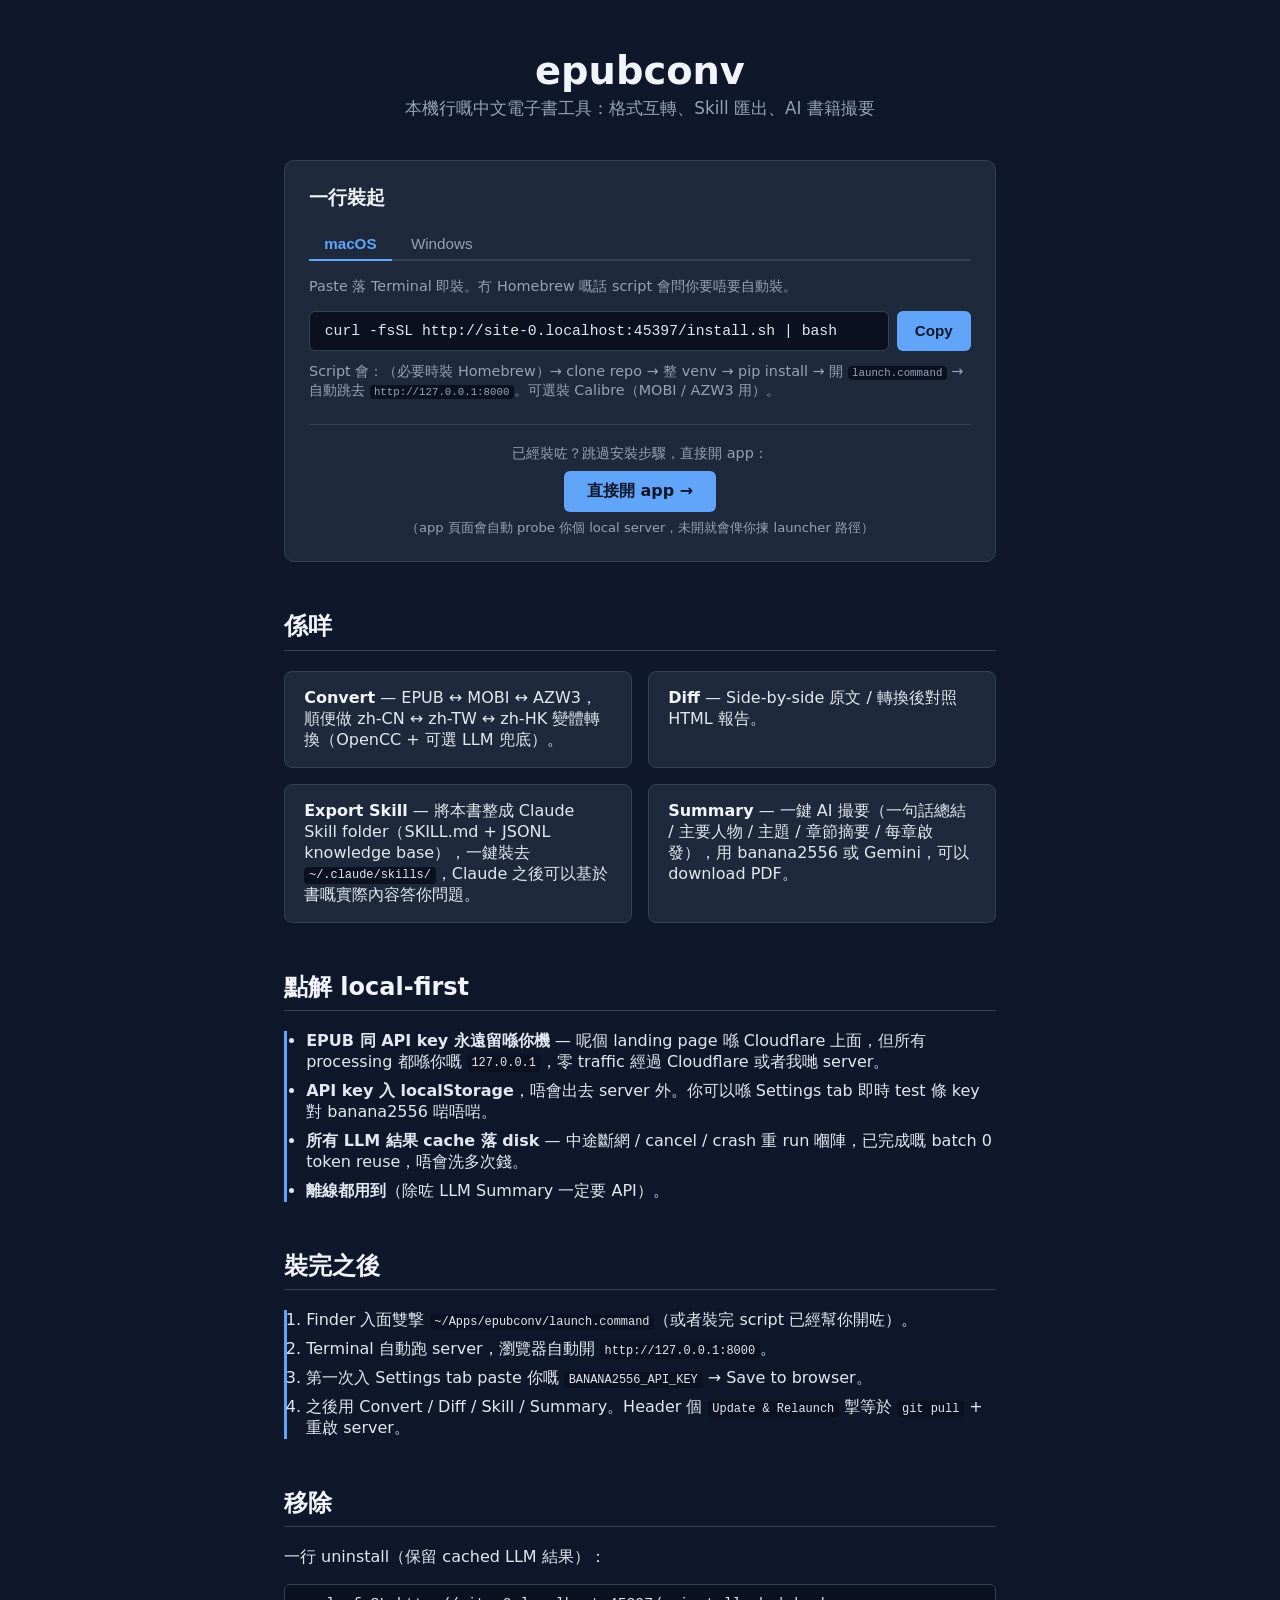
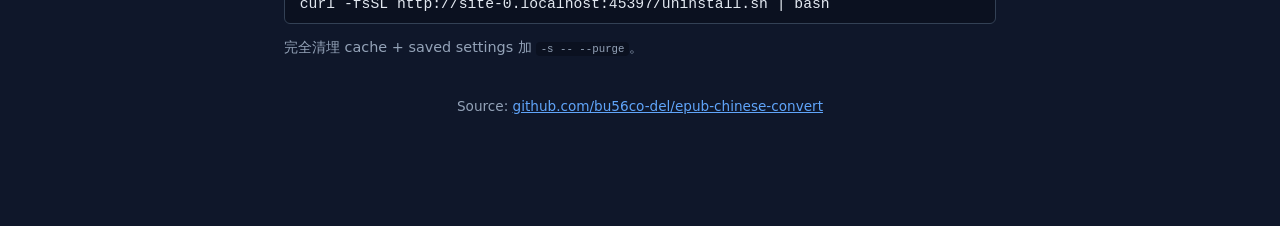
<file: pages/index.html>
<!DOCTYPE html>
<html lang="zh-Hant">
<head>
<meta charset="utf-8" />
<meta name="viewport" content="width=device-width, initial-scale=1" />
<title>epubconv — local-first 中文電子書工具</title>
<meta name="description" content="EPUB ↔ MOBI ↔ AZW3 中文變體轉換、Claude Skill 匯出、書籍 AI 撮要。所有 processing 留喺你部 Mac，API key 唔離開 browser。" />
<link rel="stylesheet" href="./style.css" />
</head>
<body>

<main>

<header>
  <h1>epubconv</h1>
  <p class="tagline">本機行嘅中文電子書工具：格式互轉、Skill 匯出、AI 書籍撮要</p>
</header>

<div id="backend-up" style="display:none;background:var(--bg-raised);border:1px solid var(--border);border-left:4px solid var(--ok);border-radius:8px;padding:1em 1.2em;margin-bottom:1.5em">
  <strong style="color:var(--text-strong)">本機 server 已開</strong>
  <span class="muted" id="backend-up-version"></span>
  <div style="margin-top:0.75em">
    <a href="./app.html" style="display:inline-block;background:var(--accent);color:#0f172a;font-weight:600;padding:0.6em 1.2em;border-radius:6px;text-decoration:none">
      開個 App →
    </a>
  </div>
</div>

<section class="cta">
  <h2 style="margin-top:0;border:0;padding:0;font-size:1.2em">一行裝起</h2>

  <div class="os-tabs" role="tablist">
    <button class="os-tab" data-os="mac" type="button" role="tab">macOS</button>
    <button class="os-tab" data-os="windows" type="button" role="tab">Windows</button>
  </div>

  <div class="os-panel" data-os="mac">
    <p class="muted">Paste 落 Terminal 即裝。冇 Homebrew 嘅話 script 會問你要唔要自動裝。</p>
    <div class="install-row">
      <code class="install-cmd" id="install-cmd-mac">curl -fsSL …/install.sh | bash</code>
      <button class="copy" data-target="install-cmd-mac" type="button">Copy</button>
    </div>
    <p class="muted" style="margin-top:0.75em">
      Script 會：（必要時裝 Homebrew）→ clone repo → 整 venv → pip install → 開 <code>launch.command</code> →
      自動跳去 <code>http://127.0.0.1:8000</code>。可選裝 Calibre（MOBI / AZW3 用）。
    </p>
  </div>

  <div class="os-panel" data-os="windows" style="display:none">
    <p class="muted">Paste 落 PowerShell 即裝。需要 Windows 10 1809+ / Windows 11（內建 winget）。</p>
    <div class="install-row">
      <code class="install-cmd" id="install-cmd-win">iwr -useb …/install.ps1 | iex</code>
      <button class="copy" data-target="install-cmd-win" type="button">Copy</button>
    </div>
    <p class="muted" style="margin-top:0.75em">
      Script 會：winget install Git + Python 3.11 → clone repo → 整 venv → pip install → 開
      <code>launch.bat</code> → 自動跳去 <code>http://127.0.0.1:8000</code>。
      可選裝 Calibre（MOBI / AZW3 用）。
    </p>
  </div>

  <div style="margin-top:1.5em;padding-top:1.2em;border-top:1px solid var(--border);text-align:center">
    <p class="muted" style="margin:0 0 0.6em">已經裝咗？跳過安裝步驟，直接開 app：</p>
    <a href="./app.html"
       style="display:inline-block;background:var(--accent);color:#0f172a;font-weight:600;padding:0.6em 1.4em;border-radius:6px;text-decoration:none;font-size:1em">
      直接開 app  →
    </a>
    <p class="muted" style="margin:0.6em 0 0;font-size:0.82em">
      （app 頁面會自動 probe 你個 local server，未開就會俾你揀 launcher 路徑）
    </p>
  </div>
</section>

<h2>係咩</h2>
<ul class="features">
  <li><strong>Convert</strong> — EPUB ↔ MOBI ↔ AZW3，順便做 zh-CN ↔ zh-TW ↔ zh-HK 變體轉換（OpenCC + 可選 LLM 兜底）。</li>
  <li><strong>Diff</strong> — Side-by-side 原文 / 轉換後對照 HTML 報告。</li>
  <li><strong>Export Skill</strong> — 將本書整成 Claude Skill folder（SKILL.md + JSONL knowledge base），一鍵裝去 <code>~/.claude/skills/</code>，Claude 之後可以基於書嘅實際內容答你問題。</li>
  <li><strong>Summary</strong> — 一鍵 AI 撮要（一句話總結 / 主要人物 / 主題 / 章節摘要 / 每章啟發），用 banana2556 或 Gemini，可以 download PDF。</li>
</ul>

<h2>點解 local-first</h2>
<ul class="steps">
  <li><strong>EPUB 同 API key 永遠留喺你機</strong> — 呢個 landing page 喺 Cloudflare 上面，但所有 processing 都喺你嘅 <code>127.0.0.1</code>，零 traffic 經過 Cloudflare 或者我哋 server。</li>
  <li><strong>API key 入 localStorage</strong>，唔會出去 server 外。你可以喺 Settings tab 即時 test 條 key 對 banana2556 啱唔啱。</li>
  <li><strong>所有 LLM 結果 cache 落 disk</strong> — 中途斷網 / cancel / crash 重 run 嗰陣，已完成嘅 batch 0 token reuse，唔會洗多次錢。</li>
  <li><strong>離線都用到</strong>（除咗 LLM Summary 一定要 API）。</li>
</ul>

<h2>裝完之後</h2>
<ol class="steps">
  <li>Finder 入面雙撃 <code>~/Apps/epubconv/launch.command</code>（或者裝完 script 已經幫你開咗）。</li>
  <li>Terminal 自動跑 server，瀏覽器自動開 <code>http://127.0.0.1:8000</code>。</li>
  <li>第一次入 Settings tab paste 你嘅 <code>BANANA2556_API_KEY</code> → Save to browser。</li>
  <li>之後用 Convert / Diff / Skill / Summary。Header 個 <code>Update &amp; Relaunch</code> 掣等於 <code>git pull</code> + 重啟 server。</li>
</ol>

<h2>移除</h2>
<p>一行 uninstall（保留 cached LLM 結果）：</p>
<div class="os-panel" data-os="mac">
  <code class="install-cmd" id="uninstall-cmd-mac" style="display:block;white-space:nowrap">curl -fsSL …/uninstall.sh | bash</code>
  <p class="muted">完全清埋 cache + saved settings 加 <code>-s -- --purge</code>。</p>
</div>
<div class="os-panel" data-os="windows" style="display:none">
  <p class="muted">Windows 暫時手動 — 喺 PowerShell 跑：</p>
  <code class="install-cmd" style="display:block;white-space:nowrap">Remove-Item -Recurse "$env:USERPROFILE\Apps\epubconv"</code>
  <p class="muted">完全清埋 cache 仲要加 <code>Remove-Item -Recurse "$env:USERPROFILE\.config\epubconv"</code>。</p>
</div>

<footer>
  <p>
    Source: <a href="https://github.com/bu56co-del/epub-chinese-convert" target="_blank">github.com/bu56co-del/epub-chinese-convert</a>
  </p>
</footer>

</main>

<script>
(function () {
  // Build install / uninstall commands relative to whichever origin served
  // this page so the same HTML works on *.pages.dev, a custom domain, or
  // a local preview.
  const origin = window.location.origin || "";
  const isHttp = origin && !origin.startsWith("file:");

  if (isHttp) {
    document.getElementById("install-cmd-mac").textContent =
      `curl -fsSL ${origin}/install.sh | bash`;
    document.getElementById("install-cmd-win").textContent =
      `iwr -useb ${origin}/install.ps1 | iex`;
    document.getElementById("uninstall-cmd-mac").textContent =
      `curl -fsSL ${origin}/uninstall.sh | bash`;
  }

  // -------- OS tabs --------
  function showOS(os) {
    document.querySelectorAll(".os-tab").forEach(b => {
      b.classList.toggle("active", b.dataset.os === os);
    });
    document.querySelectorAll(".os-panel").forEach(p => {
      p.style.display = (p.dataset.os === os) ? "block" : "none";
    });
    try { localStorage.setItem("epubconv:landing-os", os); } catch (e) {}
  }

  document.querySelectorAll(".os-tab").forEach(btn => {
    btn.addEventListener("click", () => showOS(btn.dataset.os));
  });

  // Default tab: saved choice → user-agent guess → mac.
  let defaultOS = "mac";
  try {
    const saved = localStorage.getItem("epubconv:landing-os");
    if (saved === "mac" || saved === "windows") defaultOS = saved;
    else if (/Windows/i.test(navigator.userAgent)) defaultOS = "windows";
  } catch (e) { /* private mode */ }
  showOS(defaultOS);

  // -------- Backend probe — show "Open App" if local server is up --------
  (async () => {
    try {
      const r = await fetch("http://127.0.0.1:8000/healthz", {
        cache: "no-store",
        signal: AbortSignal.timeout(2500),
      });
      if (r.ok) {
        const data = await r.json();
        document.getElementById("backend-up").style.display = "block";
        document.getElementById("backend-up-version").textContent =
          data.version ? ` (${data.version})` : "";
      }
    } catch (e) { /* backend not running — keep install instructions */ }
  })();

  // -------- Copy buttons --------
  document.querySelectorAll("button.copy").forEach(btn => {
    btn.addEventListener("click", async () => {
      const targetId = btn.dataset.target;
      const el = document.getElementById(targetId);
      if (!el) return;
      try {
        await navigator.clipboard.writeText(el.textContent.trim());
        btn.textContent = "Copied!";
        btn.classList.add("copied");
        setTimeout(() => {
          btn.textContent = "Copy";
          btn.classList.remove("copied");
        }, 1800);
      } catch (e) {
        btn.textContent = "Copy failed";
      }
    });
  });
})();
</script>

</body>
</html>
</file>
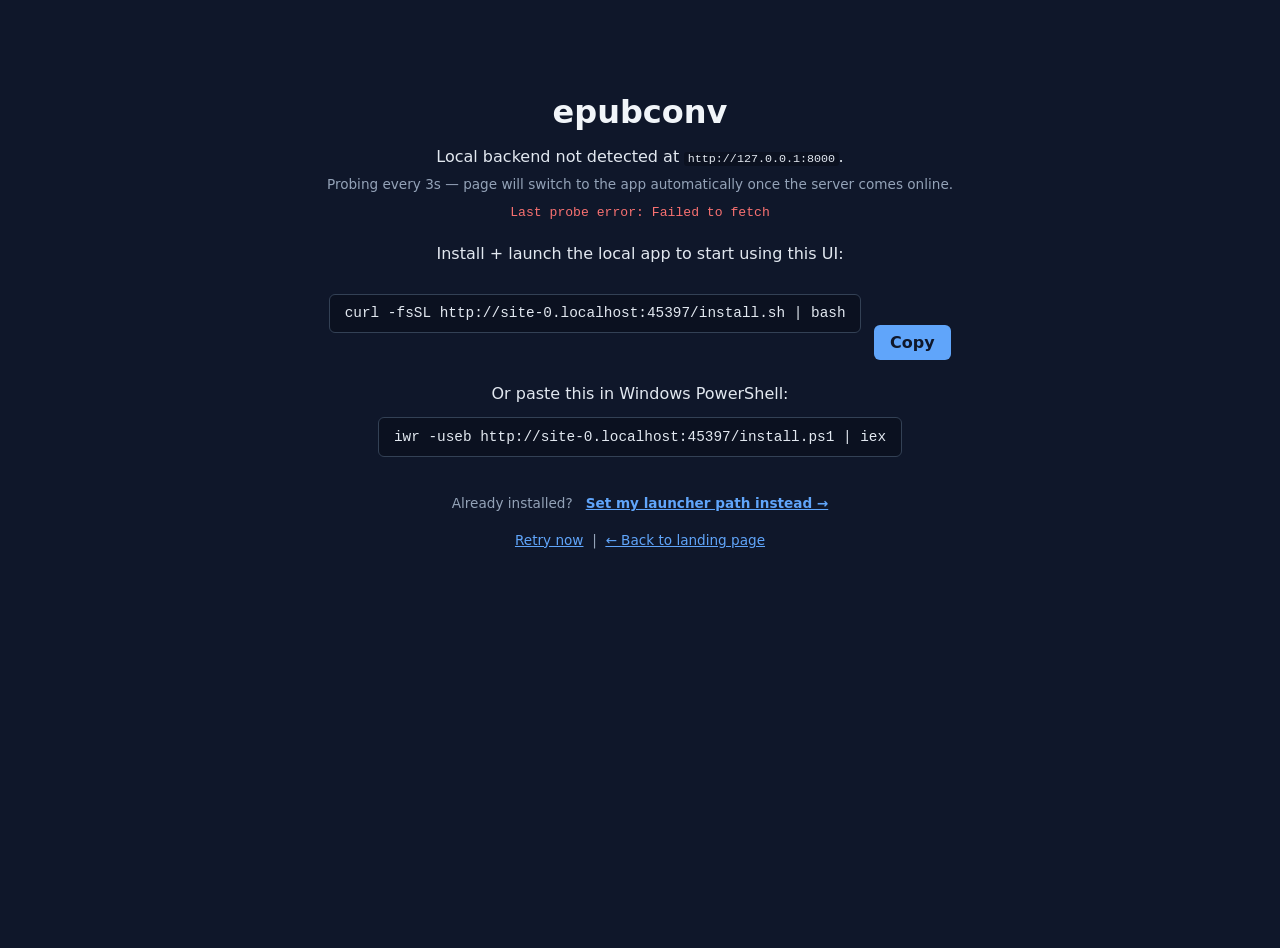
<file: pages/app.html>
<!DOCTYPE html>
<html lang="en">
<head>
<meta charset="utf-8"/>
<title>epubconv (web)</title>
<style>
  :root {
    --bg: #0f172a;
    --bg-raised: #1e293b;
    --bg-hover: #334155;
    --border: #334155;
    --text: #e2e8f0;
    --text-muted: #94a3b8;
    --text-strong: #f1f5f9;
    --accent: #60a5fa;
    --accent-hover: #93c5fd;
    --ok: #34d399;
    --error: #f87171;
    --code-bg: #0b1120;
  }
  * { box-sizing: border-box; }
  html, body { background: var(--bg); color: var(--text); }
  body { font-family: -apple-system, system-ui, sans-serif; max-width: 720px; margin: 1.5em auto; padding: 0 1em; }
  a { color: var(--accent); }
  h1, h2, h3 { color: var(--text-strong); }
  h1 { margin-bottom: 0.2em; }
  code { background: var(--code-bg); padding: 0 0.3em; border-radius: 3px; font-size: 0.9em; }
  header { display: flex; align-items: baseline; justify-content: space-between; margin-bottom: 0.5em; }
  .tabs { display: flex; flex-wrap: wrap; gap: 0.25em; border-bottom: 2px solid var(--border); margin-bottom: 1em; }
  .tab { background: none; border: 0; padding: 0.5em 1em; cursor: pointer; color: var(--text-muted); border-bottom: 2px solid transparent; margin-bottom: -2px; font-size: 0.95em; }
  .tab:hover { color: var(--accent-hover); }
  .tab.active { color: var(--accent); border-bottom-color: var(--accent); font-weight: 600; }
  .panel { display: none; }
  .panel.active { display: block; }
  form { display: grid; gap: 0.75em; padding: 1em; background: var(--bg-raised); border: 1px solid var(--border); border-radius: 8px; }
  label { display: grid; gap: 0.25em; font-size: 0.9em; color: var(--text-muted); }
  input[type=file], input[type=text], input[type=password], input[type=number], select, button, textarea {
    padding: 0.5em; font-size: 1em; font-family: inherit; border-radius: 6px;
  }
  input[type=text], input[type=password], input[type=number], select, textarea {
    background: var(--bg); color: var(--text); border: 1px solid var(--border);
  }
  input:focus, select:focus, textarea:focus {
    outline: none; border-color: var(--accent);
  }
  input[type=file] { color: var(--text); }
  input[type=file]::file-selector-button {
    background: var(--bg-hover); color: var(--text); border: 1px solid var(--border);
    border-radius: 4px; padding: 0.3em 0.7em; cursor: pointer; margin-right: 0.5em;
  }
  button { background: var(--accent); color: #0f172a; font-weight: 600; border: 0; cursor: pointer; }
  button:hover { background: var(--accent-hover); }
  button:disabled { background: var(--bg-hover); color: var(--text-muted); cursor: not-allowed; }
  button.secondary { background: var(--bg-hover); color: var(--text); border: 1px solid var(--border); font-weight: 400; }
  button.secondary:hover { background: var(--border); color: var(--text-strong); }
  .row { display: grid; grid-template-columns: 1fr 1fr; gap: 0.75em; }
  .muted { color: var(--text-muted); font-size: 0.85em; }
  pre.result { white-space: pre-wrap; background: var(--code-bg); color: var(--text); padding: 0.75em; border-radius: 6px; max-height: 24em; overflow-y: auto; border: 1px solid var(--border); }
  .summary-md { background: var(--bg); color: var(--text); padding: 1em; border-radius: 6px; line-height: 1.6; border: 1px solid var(--border); }
  .summary-md h2, .summary-md h3 { color: var(--text-strong); margin-top: 1em; }
  .summary-md code { background: var(--code-bg); }
  .key-status { font-family: monospace; }
  .ok { color: var(--ok); }
  .missing { color: var(--error); }
  #update-status { font-size: 0.85em; color: var(--text-muted); }
  ::selection { background: var(--accent); color: #0f172a; }
  progress { -webkit-appearance: none; appearance: none; border: 0; }
  progress::-webkit-progress-bar { background: var(--bg); border-radius: 4px; }
  progress::-webkit-progress-value { background: var(--accent); border-radius: 4px; transition: width 0.2s; }
  progress::-moz-progress-bar { background: var(--accent); border-radius: 4px; }
  .summary-header { margin-top: 1.5em; padding-bottom: 0.5em; border-bottom: 1px solid var(--border); }
  .summary-header h2 { margin: 0; color: var(--text-strong); }
  .summary-header .creator { color: var(--text-muted); font-size: 0.9em; margin-top: 0.25em; }
  .print-only { display: none; }
  @media print {
    /* Hide everything except the print container, then unhide it. */
    body > * { display: none !important; }
    body > #print-container { display: block !important; }
    #print-container { color: #000; background: #fff; padding: 0; max-width: 100%; }
    #print-container h1, #print-container h2, #print-container h3 { color: #000; }
    #print-container .creator { color: #555; font-size: 0.95em; margin-bottom: 1em; }
    #print-container .summary-md { background: transparent; border: 0; padding: 0; }
    #print-container code { background: #f0f0f0; }
  }
</style>

<style>
  .install-overlay {
    background: var(--bg);
    color: var(--text);
    min-height: 100vh;
    padding: 3em 1.5em;
    text-align: center;
  }
  .install-overlay h1 { color: var(--text-strong); margin-bottom: 0.3em; }
  .install-overlay .install-cmd {
    display: inline-block;
    background: var(--code-bg);
    color: var(--text);
    border: 1px solid var(--border);
    border-radius: 6px;
    padding: 0.75em 1em;
    font-family: ui-monospace, SFMono-Regular, monospace;
    font-size: 0.9em;
    margin: 1em 0;
    text-align: left;
    overflow-x: auto;
    max-width: 100%;
  }
  .install-overlay .copy {
    background: var(--accent);
    color: #0f172a;
    border: 0;
    border-radius: 6px;
    padding: 0.5em 1em;
    cursor: pointer;
    font-weight: 600;
    margin-left: 0.5em;
  }
  .install-overlay .copy.copied { background: var(--ok); }
  #app-shell { display: none; }
  .app-banner {
    background: var(--bg-raised);
    border: 1px solid var(--border);
    border-radius: 6px;
    padding: 0.5em 0.8em;
    margin-bottom: 1em;
    font-size: 0.85em;
    color: var(--text-muted);
  }
  .app-banner.warn { border-color: #f87171; color: #fca5a5; }
</style>

</head>
<body>

<div id="install-overlay" class="install-overlay" style="display:none">
  <h1>epubconv</h1>
  <p>Local backend not detected at <code id="probe-target">http://127.0.0.1:8000</code>.</p>
  <p class="muted" style="margin-top:-0.5em">
    Probing every 3s — page will switch to the app automatically once the
    server comes online.
  </p>
  <p class="muted" id="probe-error-line" style="margin-top:0.3em;display:none;font-family:ui-monospace,monospace;font-size:0.82em;color:var(--error)">
    Last probe error: <span id="probe-error-detail"></span>
  </p>

  <!-- First-time users: show the install command. -->
  <div class="overlay-not-installed">
    <p style="margin-top:1.5em">Install + launch the local app to start using this UI:</p>
    <div>
      <span class="install-cmd" id="install-cmd-text">curl -fsSL https://epub-chinese-convert.pages.dev/install.sh | bash</span>
      <button type="button" class="copy" id="install-copy">Copy</button>
    </div>
    <p style="margin-top:1.5em">
      Or paste this in Windows PowerShell:<br>
      <span class="install-cmd" id="install-cmd-win">iwr -useb https://epub-chinese-convert.pages.dev/install.ps1 | iex</span>
    </p>
    <p style="margin-top:1.5em" class="muted">
      Already installed? &nbsp;
      <button type="button" id="mark-installed"
              style="background:none;border:0;color:var(--accent);cursor:pointer;padding:0;font-size:inherit;text-decoration:underline">
        Set my launcher path instead →
      </button>
    </p>
  </div>

  <!-- Returning users: their server was up before, just needs to be re-started. -->
  <div class="overlay-not-running" style="display:none">
    <p style="margin-top:1.5em">Your local server isn't running.</p>

    <div style="background:var(--bg-raised);border:1px solid var(--border);border-radius:8px;padding:1em;margin-top:1em;text-align:left">
      <label style="display:block;font-weight:600;color:var(--text-strong);margin-bottom:0.4em">
        Your launcher path
      </label>
      <div style="display:flex;gap:0.5em;align-items:stretch">
        <input type="text" id="launch-path-input"
               placeholder="/Users/yakafung/Apps/epubconv/launch.command"
               style="flex:1;padding:0.6em;background:var(--code-bg);color:var(--text);border:1px solid var(--border);border-radius:6px;font-family:ui-monospace,monospace;font-size:0.9em">
        <button type="button" id="launch-path-pick"
                style="background:var(--bg-hover);color:var(--text);border:1px solid var(--border);border-radius:6px;padding:0 1em;cursor:pointer">
          Pick…
        </button>
        <button type="button" id="save-launch-path"
                style="background:var(--accent);color:#0f172a;border:0;border-radius:6px;padding:0 1.2em;cursor:pointer;font-weight:600">
          Save
        </button>
      </div>
      <input type="file" id="launch-path-file" accept=".command,.bat,.sh"
             style="display:none">
      <p class="muted" style="margin-top:0.5em;font-size:0.82em">
        Tip: drag <code>launch.command</code> from Finder onto Terminal to print
        its full path, then paste here. (Browsers won't let "Pick" auto-fill
        the absolute path for security — Pick only confirms the file exists.)
      </p>
    </div>

    <div id="launch-cmd-block" style="margin-top:1em;display:none">
      <div style="background:var(--bg-raised);border:1px solid var(--accent);border-radius:8px;padding:1em">
        <p style="margin:0 0 0.4em;font-weight:600;color:var(--text-strong);font-size:1em">
          Next step → Open Terminal and run this
          <span class="muted" style="font-weight:400;font-size:0.85em">(saving only stores the path; the browser can't launch your file)</span>
        </p>
        <div>
          <span class="install-cmd" id="launch-cmd"></span>
          <button type="button" class="copy" id="launch-copy">Copy</button>
        </div>
        <p class="muted" style="margin:0.6em 0 0">
          Or just double-click <code id="launch-cmd-filename"></code> in Finder.
        </p>
      </div>
    </div>
    <p style="margin-top:1.5em" class="muted">
      Haven't actually installed yet? &nbsp;
      <button type="button" id="mark-not-installed"
              style="background:none;border:0;color:var(--accent);cursor:pointer;padding:0;font-size:inherit;text-decoration:underline">
        Show me the install command →
      </button>
    </p>
  </div>

  <p style="margin-top:1.5em" class="muted">
    <a href="#" id="retry-probe" style="color:var(--accent)">Retry now</a>
    &nbsp;|&nbsp;
    <a href="https://epub-chinese-convert.pages.dev/" style="color:var(--accent)">← Back to landing page</a>
  </p>
</div>
<div id="app-shell">
  <div class="app-banner" id="backend-banner">
    Connected to local backend <span id="backend-version" style="color:var(--text-strong)"></span>
    at <code>http://127.0.0.1:8000</code>.
  </div>

<header>
  <h1>epubconv</h1>
  <div>
    <button id="btn-update" class="secondary">Update &amp; Relaunch</button>
    <span id="update-status"></span>
  </div>
</header>

<div class="tabs">
  <button class="tab active" data-tab="convert">Convert</button>
  <button class="tab" data-tab="diff">Diff</button>
  <button class="tab" data-tab="skill">Export Skill</button>
  <button class="tab" data-tab="summary">Summary</button>
  <button class="tab" data-tab="settings">Settings</button>
</div>

<section id="t-convert" class="panel active">
<form id="f-convert" enctype="multipart/form-data">
  <h3>Convert ebook between Chinese variants & formats</h3>
  <p class="muted">Input may be EPUB / MOBI / AZW3 (Kindle). Cross-format conversion uses Calibre's
    <code>ebook-convert</code> (install <a href="https://calibre-ebook.com" target="_blank">Calibre</a>
    if you want non-EPUB output).</p>
  <label>Source file <input type="file" name="file" accept=".epub,.mobi,.azw3,.azw" required></label>
  <div class="row">
    <label>From <select name="source_lang">
      <option>zh-CN</option><option>zh-Hans</option><option>zh-TW</option><option>zh-HK</option><option>zh-Hant</option>
    </select></label>
    <label>To <select name="target_lang">
      <option>zh-TW</option><option>zh-HK</option><option>zh-Hant</option><option>zh-CN</option><option>zh-Hans</option>
    </select></label>
  </div>
  <div class="row">
    <label>Output format <select name="output_format">
      <option value="epub">EPUB</option>
      <option value="mobi">MOBI (older Kindle)</option>
      <option value="azw3">AZW3 (Kindle KF8)</option>
    </select></label>
    <label>Writing mode <select name="writing_mode">
      <option>preserve</option><option>horizontal</option><option>vertical</option>
    </select></label>
  </div>
  <label>Engine <select name="engine_name">__ENGINE_OPTIONS__</select></label>
  <button type="submit">Convert &rarr; download</button>
</form>
</section>

<section id="t-diff" class="panel">
<form id="f-diff" enctype="multipart/form-data">
  <h3>Side-by-side diff preview</h3>
  <label>EPUB <input type="file" name="file" accept=".epub" required></label>
  <div class="row">
    <label>From <select name="source_lang">
      <option>zh-CN</option><option>zh-Hans</option><option>zh-TW</option><option>zh-HK</option><option>zh-Hant</option>
    </select></label>
    <label>To <select name="target_lang">
      <option>zh-TW</option><option>zh-HK</option><option>zh-Hant</option><option>zh-CN</option><option>zh-Hans</option>
    </select></label>
  </div>
  <button type="submit">Render diff</button>
</form>
</section>

<section id="t-skill" class="panel">
<form id="f-skill" enctype="multipart/form-data">
  <h3>Export Claude Skill</h3>
  <p class="muted">Bundle the book as a Claude Skill folder (SKILL.md + JSONL knowledge base).
    "Download" sends a ZIP; "Install" writes directly to <code>~/.claude/skills/</code>.</p>
  <label>EPUB <input type="file" name="file" accept=".epub" required></label>
  <div class="row">
    <label>To <select name="target_lang">
      <option>zh-TW</option><option>zh-HK</option><option>zh-Hant</option><option>zh-CN</option><option>zh-Hans</option>
    </select></label>
    <label>Chunk size <input type="number" name="chunk_size" value="1500" min="200" max="10000"></label>
  </div>
  <label>Skill name (optional, slug override) <input type="text" name="name" placeholder="auto from <dc:title>"></label>
  <label>Description (optional) <input type="text" name="description" placeholder="auto from metadata"></label>
  <div class="row">
    <button type="button" id="btn-skill-download">Download ZIP</button>
    <button type="button" id="btn-skill-install">Install to ~/.claude/skills/</button>
  </div>
  <pre id="skill-result" class="muted result" style="display:none"></pre>
</form>
</section>

<section id="t-summary" class="panel">
<form id="f-summary" enctype="multipart/form-data">
  <h3>One-click book summary</h3>
  <p class="muted">Sends the book's text through an LLM and returns a structured summary.
    The API key from the <strong>Settings</strong> tab (browser localStorage) is sent
    along with each request.</p>
  <label>EPUB <input type="file" name="file" accept=".epub" required></label>
  <div class="row">
    <label>Provider <select name="provider">
      <option value="banana2556">banana2556</option>
      <option value="gemini">gemini</option>
    </select></label>
    <label>Model <input type="text" name="model" value="claude-haiku-4.5-as" placeholder="claude-haiku-4.5-as / gpt-5 / claude-3-5-sonnet-20241022 / gemini-1.5-pro"></label>
  </div>
  <div class="row">
    <label>Max source chars <input type="number" name="max_chars" value="800000" min="2000" max="2000000"></label>
    <label>Per-call budget (chars)
      <input type="number" name="per_call_budget" value="20000" min="2000" max="200000">
    </label>
  </div>
  <p class="muted">Long books are split into batches of <em>per-call budget</em> chars, summarised
    separately, then merged. Lower the budget if you see "Single message too long" / "Input too long"
    upstream errors; raise it on long-context models to use fewer calls.</p>
  <div class="row">
    <button type="button" id="btn-summary">Generate summary</button>
    <button type="button" id="btn-summary-cancel" class="secondary" style="display:none">Cancel</button>
  </div>
  <div id="summary-progress" style="display:none">
    <progress id="summary-bar" value="0" max="100" style="width:100%; height:0.6em"></progress>
    <div id="summary-progress-text" class="muted" style="font-family:monospace; font-size:0.85em"></div>
  </div>
  <div id="summary-status" class="muted"></div>
  <div id="summary-header" class="summary-header" style="display:none">
    <h2 id="summary-title"></h2>
    <div id="summary-creator" class="creator"></div>
    <div style="margin-top:0.5em">
      <button type="button" id="btn-summary-pdf" class="secondary">Download PDF</button>
    </div>
  </div>
  <div id="summary-out" class="summary-md" style="display:none"></div>
</form>
</section>

<!-- Hidden container shown only during print; populated by the PDF button. -->
<div id="print-container" class="print-only">
  <h1 id="print-title"></h1>
  <div id="print-creator" class="creator"></div>
  <div id="print-summary" class="summary-md"></div>
</div>

<section id="t-settings" class="panel">
<form id="f-settings">
  <h3>API keys</h3>
  <p class="muted">Saved in <strong>your browser's localStorage</strong> only —
    never written to the server's filesystem. Sent with each request that
    needs an LLM. A shell-exported env var on the server takes precedence
    if you also have one set there.</p>

  <label>BANANA2556_API_KEY
    <span class="key-status muted" id="status-banana2556">…</span>
    <input type="password" name="BANANA2556_API_KEY" placeholder="sk-...">
  </label>

  <label>GEMINI_API_KEY
    <span class="key-status muted" id="status-gemini">…</span>
    <input type="password" name="GEMINI_API_KEY" placeholder="AIza...">
  </label>

  <div class="row">
    <button type="button" id="btn-settings-save">Save to browser</button>
    <button type="button" id="btn-settings-clear" class="secondary">Clear stored keys</button>
  </div>
  <button type="button" id="btn-settings-test" class="secondary">Test connection</button>
  <pre id="settings-status" class="muted result" style="display:none"></pre>
</form>
</section>

<script>
(function() {
  // BACKEND is the origin of the local FastAPI server. When this page is
  // served by the backend itself (http://127.0.0.1:8000/), we use relative
  // paths. When it's served from Cloudflare Pages, we point at localhost.
  const BACKEND = (location.hostname === "127.0.0.1" || location.hostname === "localhost")
    ? ""
    : "http://127.0.0.1:8000";

  // Last probe error surface so the overlay can show a useful diagnostic
  // instead of a generic "install" prompt when something specific is wrong.
  let lastProbeError = null;

  async function probeBackend() {
    lastProbeError = null;
    try {
      const r = await fetch(BACKEND + "/healthz", {
        cache: "no-store",
        signal: AbortSignal.timeout(3000),
      });
      if (!r.ok) {
        lastProbeError = `HTTP ${r.status} ${r.statusText}`;
        return null;
      }
      return await r.json();
    } catch (e) {
      // Common cases:
      //   TypeError "Failed to fetch"  → server down / port wrong / blocked
      //   TimeoutError                  → reachable but slow / hung
      //   AbortError                    → 3s timeout fired
      lastProbeError = (e && (e.message || e.name)) || String(e);
      return null;
    }
  }

  // -------- Local API-key storage --------
  const KEY_NAMES = ["BANANA2556_API_KEY", "GEMINI_API_KEY"];
  function getKey(name) { return localStorage.getItem("epubconv:" + name) || ""; }
  function setKey(name, value) {
    if (value) localStorage.setItem("epubconv:" + name, value);
    else localStorage.removeItem("epubconv:" + name);
  }

  // -------- Tabs --------
  document.querySelectorAll(".tab").forEach(btn => {
    btn.addEventListener("click", () => {
      document.querySelectorAll(".tab").forEach(b => b.classList.remove("active"));
      document.querySelectorAll(".panel").forEach(p => p.classList.remove("active"));
      btn.classList.add("active");
      document.getElementById("t-" + btn.dataset.tab).classList.add("active");
      if (btn.dataset.tab === "settings") refreshSettings();
    });
  });

  // -------- Update & Relaunch --------
  const updateBtn = document.getElementById("btn-update");
  const updateStatus = document.getElementById("update-status");

  async function waitForServerBack(timeoutMs) {
    const deadline = Date.now() + timeoutMs;
    while (Date.now() < deadline) {
      try {
        const r = await fetch("/", { cache: "no-store" });
        if (r.ok) return true;
      } catch (e) { /* server still restarting */ }
      await new Promise(res => setTimeout(res, 500));
    }
    return false;
  }

  updateBtn.addEventListener("click", async () => {
    updateBtn.disabled = true;
    updateStatus.textContent = "Pulling…";
    let data;
    try {
      const r = await fetch(BACKEND + "/update", { method: "POST" });
      data = await r.json();
      if (!r.ok) {
        updateStatus.textContent = "Error: " + (data.detail || r.statusText);
        updateBtn.disabled = false;
        return;
      }
    } catch (e) {
      updateStatus.textContent = "Error: " + e;
      updateBtn.disabled = false;
      return;
    }

    if (!data.changed) {
      updateStatus.textContent = "Already up to date.";
      updateBtn.disabled = false;
      return;
    }

    updateStatus.textContent =
      `Pulled ${data.head.slice(0,7)} (${data.files} files, pip: ${data.pip}). ` +
      `Restarting server…`;
    // Give uvicorn time to notice the file change and start the new process.
    await new Promise(res => setTimeout(res, 1500));
    const back = await waitForServerBack(20000);
    if (back) {
      updateStatus.textContent = "Reloading browser…";
      location.reload();
    } else {
      updateStatus.textContent =
        "Server didn't come back in 20s — check the terminal and refresh manually.";
      updateBtn.disabled = false;
    }
  });

  // -------- Skill --------
  const skillForm = document.getElementById("f-skill");
  const skillResult = document.getElementById("skill-result");
  function showSkill(text, isErr) {
    skillResult.style.display = "block";
    skillResult.textContent = text;
    skillResult.style.color = isErr ? "#b00" : "#070";
  }
  document.getElementById("btn-skill-download").addEventListener("click", async () => {
    showSkill("Generating skill…", false);
    const r = await fetch(BACKEND + "/export-skill", { method: "POST", body: new FormData(skillForm) });
    if (!r.ok) { showSkill("Error: " + (await r.text()), true); return; }
    const blob = await r.blob();
    const cd = r.headers.get("content-disposition") || "";
    const m = cd.match(/filename="?([^"]+)"?/);
    const fname = m ? m[1] : "skill.zip";
    const url = URL.createObjectURL(blob);
    const a = document.createElement("a");
    a.href = url; a.download = fname; a.click();
    URL.revokeObjectURL(url);
    showSkill("Downloaded " + fname, false);
  });
  document.getElementById("btn-skill-install").addEventListener("click", async () => {
    showSkill("Installing to ~/.claude/skills/ …", false);
    const r = await fetch(BACKEND + "/install-skill", { method: "POST", body: new FormData(skillForm) });
    const data = await r.json().catch(() => null);
    if (!r.ok) { showSkill("Error: " + (data ? data.detail : r.statusText), true); return; }
    showSkill(
      "Installed!\nPath: " + data.path + "\nChunks: " + data.chunks +
      "\n\nRestart Claude Code (or open a new session) to pick up the skill.",
      false
    );
  });

  // -------- Summary (detached background task with reconnect) --------
  const summaryForm = document.getElementById("f-summary");
  const summaryStatus = document.getElementById("summary-status");
  const summaryOut = document.getElementById("summary-out");
  const summaryProgress = document.getElementById("summary-progress");
  const summaryBar = document.getElementById("summary-bar");
  const summaryProgressText = document.getElementById("summary-progress-text");
  const cancelBtn = document.getElementById("btn-summary-cancel");
  const summaryHeader = document.getElementById("summary-header");
  const summaryTitle = document.getElementById("summary-title");
  const summaryCreator = document.getElementById("summary-creator");
  const pdfBtn = document.getElementById("btn-summary-pdf");
  let currentTitle = "";
  let currentCreator = "";

  pdfBtn.addEventListener("click", () => {
    // Populate the print container with the current summary, then trigger
    // the browser's print dialog so the user can pick "Save as PDF".
    document.getElementById("print-title").textContent =
      currentTitle || "Book summary";
    document.getElementById("print-creator").textContent =
      currentCreator ? `作者：${currentCreator}` : "";
    document.getElementById("print-summary").innerHTML = summaryOut.innerHTML;
    window.print();
  });

  cancelBtn.addEventListener("click", async () => {
    if (!confirm("Cancel the current summarisation? Cached batches will be preserved, so you can resume by clicking Generate summary again.")) return;
    cancelBtn.disabled = true;
    cancelBtn.textContent = "Cancelling…";
    try {
      await fetch(BACKEND + "/summarize-cancel", { method: "POST" });
    } catch (e) {
      summaryStatus.textContent = "Cancel request failed: " + e;
    }
  });

  function fmt(n) { return n.toLocaleString(); }

  function handleSummaryEvent(ev) {
    const total = ev.chars_total || 0;
    const done = ev.chars_processed || 0;
    const pct = total > 0 ? Math.min(99, Math.round((done * 100) / total)) : 0;

    if (ev.stage === "extracting") {
      summaryProgressText.textContent = "Reading EPUB…";
    } else if (ev.stage === "extracted") {
      if (ev.title) currentTitle = ev.title;
      if (ev.creator) currentCreator = ev.creator;
      const titleLabel = ev.title
        ? `《${ev.title}》${ev.creator ? "（" + ev.creator + "）" : ""} — `
        : "";
      summaryProgressText.textContent =
        `${titleLabel}Found ${ev.chapters} chapters, ${fmt(total)} chars to process.`;
    } else if (ev.stage === "batch_start") {
      summaryBar.value = pct;
      summaryProgressText.textContent =
        `Batch ${ev.batch_no} (budget ${fmt(ev.budget)} chars, sending ${fmt(ev.batch_chars)})… ${pct}%`;
    } else if (ev.stage === "batch_done") {
      summaryBar.value = pct;
      const sec = (ev.elapsed_ms / 1000).toFixed(1);
      summaryProgressText.textContent =
        `Batch ${ev.batch_no} ok (${sec}s) — ${fmt(done)}/${fmt(total)} (${pct}%)`;
    } else if (ev.stage === "halve") {
      summaryProgressText.textContent =
        `Upstream "too long" — halving budget ${fmt(ev.old_budget)}→${fmt(ev.new_budget)} and retrying…`;
    } else if (ev.stage === "combine_start") {
      summaryBar.value = 99;
      summaryProgressText.textContent =
        `All batches done. Combining ${fmt(ev.notes_chars)} chars of notes into final summary…`;
    } else if (ev.stage === "combine_split") {
      const groups = ev.groups_out;
      const groupsLabel = groups ? ` into ${groups} groups` : "";
      const budgetLabel = ev.budget ? ` (group budget ${fmt(ev.budget)} chars)` : "";
      summaryProgressText.textContent =
        `Combine round ${ev.depth + 1}: ${ev.notes_in} notes (${fmt(ev.notes_chars)} chars) ` +
        `won't fit in one call — packing${groupsLabel}${budgetLabel}…`;
    } else if (ev.stage === "combine_done") {
      summaryBar.value = 100;
    } else if (ev.stage === "done") {
      summaryBar.value = 100;
      summaryStatus.textContent =
        `Summarised ${ev.chapters_used} chapters (${fmt(ev.chars_used)} chars).`;
      if (ev.title) currentTitle = ev.title;
      if (ev.creator) currentCreator = ev.creator;
      if (currentTitle) {
        summaryTitle.textContent = `《${currentTitle}》`;
        summaryCreator.textContent = currentCreator ? `作者：${currentCreator}` : "";
        summaryHeader.style.display = "block";
      } else {
        summaryHeader.style.display = "none";
      }
      summaryOut.style.display = "block";
      summaryOut.innerHTML = simpleMarkdown(ev.text);
      cancelBtn.style.display = "none";
    } else if (ev.stage === "cancelled") {
      summaryStatus.textContent =
        "Cancelled. " + (ev.note || "") + " Click Generate summary again to resume.";
      cancelBtn.style.display = "none";
    } else if (ev.stage === "error") {
      let msg = "Error: " + ev.detail;
      if (typeof ev.detail === "string") {
        if (ev.detail.includes("API key")) {
          msg += " — open the Settings tab and paste your key.";
        } else if (/too long|context|max_tokens/i.test(ev.detail)) {
          msg += " — try lowering Per-call budget (e.g. halve it) and resubmit.";
        }
      }
      summaryStatus.textContent = msg;
    }
  }

  async function attachSummaryStream() {
    summaryProgress.style.display = "block";
    let reconnectDelay = 1000;
    while (true) {
      let r;
      try {
        r = await fetch(BACKEND + "/summarize-stream", { cache: "no-store" });
      } catch (e) {
        // Network error — back off and retry.
        summaryProgressText.textContent =
          `Disconnected (${e}). Reconnecting in ${reconnectDelay/1000}s…`;
        await new Promise(res => setTimeout(res, reconnectDelay));
        reconnectDelay = Math.min(reconnectDelay * 2, 8000);
        continue;
      }
      if (!r.ok) {
        summaryStatus.textContent = "Stream error: HTTP " + r.status;
        return;
      }
      const reader = r.body.getReader();
      const decoder = new TextDecoder();
      let buf = "";
      let terminalSeen = false;
      while (true) {
        let chunk;
        try {
          chunk = await reader.read();
        } catch (e) {
          // Reader broke mid-stream — reconnect.
          summaryProgressText.textContent =
            `Stream dropped (${e}). Reconnecting…`;
          break;
        }
        if (chunk.done) break;
        buf += decoder.decode(chunk.value, { stream: true });
        let parts = buf.split("\n\n");
        buf = parts.pop();
        for (const part of parts) {
          const line = part.trim();
          if (!line || line.startsWith(":")) continue;  // keepalive
          if (!line.startsWith("data:")) continue;
          try {
            const ev = JSON.parse(line.slice(5).trim());
            handleSummaryEvent(ev);
            if (ev.stage === "done" || ev.stage === "error") {
              terminalSeen = true;
            }
          } catch (e) {
            console.warn("bad SSE event:", line, e);
          }
        }
      }
      if (terminalSeen) return;
      // Otherwise: reconnect to pick up where we left off.
      reconnectDelay = 1000;
    }
  }

  document.getElementById("btn-summary").addEventListener("click", async () => {
    summaryStatus.textContent = "";
    summaryOut.style.display = "none";
    summaryHeader.style.display = "none";
    currentTitle = "";
    currentCreator = "";
    summaryProgress.style.display = "block";
    summaryBar.value = 0;
    summaryProgressText.textContent = "Starting…";
    cancelBtn.disabled = false;
    cancelBtn.textContent = "Cancel";
    cancelBtn.style.display = "inline-block";

    const fd = new FormData(summaryForm);
    const provider = fd.get("provider");
    const keyName = provider === "gemini" ? "GEMINI_API_KEY" : "BANANA2556_API_KEY";
    const stored = getKey(keyName);
    if (stored) fd.set("api_key", stored);

    let r;
    try {
      r = await fetch(BACKEND + "/summarize", { method: "POST", body: fd });
    } catch (e) {
      summaryStatus.textContent = "Network error: " + e;
      summaryProgress.style.display = "none";
      return;
    }
    if (r.status === 409) {
      // A run is already going — just attach.
      summaryProgressText.textContent =
        "A summarisation is already running — attaching to its stream…";
      attachSummaryStream();
      return;
    }
    if (!r.ok) {
      const text = await r.text();
      summaryStatus.textContent = "Error " + r.status + ": " + text.slice(0, 240);
      summaryProgress.style.display = "none";
      return;
    }
    attachSummaryStream();
  });

  // On page load, peek at server status — if a run is in progress (or
  // just finished and we never saw the result), auto-attach to replay.
  (async () => {
    try {
      const r = await fetch(BACKEND + "/summarize-status", { cache: "no-store" });
      if (!r.ok) return;
      const s = await r.json();
      if (s.active || s.has_result) {
        summaryProgressText.textContent = s.active
          ? "Reattaching to in-progress summarisation…"
          : "Replaying the last summarisation…";
        summaryProgress.style.display = "block";
        if (s.active) {
          cancelBtn.disabled = false;
          cancelBtn.textContent = "Cancel";
          cancelBtn.style.display = "inline-block";
        }
        attachSummaryStream();
      }
    } catch (e) { /* offline; nothing to do */ }
  })();

  // -------- Settings (localStorage only) --------
  const settingsForm = document.getElementById("f-settings");
  const settingsStatus = document.getElementById("settings-status");

  function refreshSettings() {
    for (const name of KEY_NAMES) {
      const value = getKey(name);
      const span = document.getElementById(
        "status-" + name.toLowerCase().replace(/_api_key$/, "")
      );
      if (!span) continue;
      span.classList.remove("ok", "missing");
      if (value) {
        span.classList.add("ok");
        span.textContent = `set (••••${value.slice(-4)})`;
      } else {
        span.classList.add("missing");
        span.textContent = "not set";
      }
    }
  }

  document.getElementById("btn-settings-save").addEventListener("click", () => {
    const fd = new FormData(settingsForm);
    let saved = 0;
    for (const name of KEY_NAMES) {
      const value = (fd.get(name) || "").toString().trim();
      // Empty input leaves the existing value alone (use Clear to remove).
      if (value) { setKey(name, value); saved++; }
    }
    for (const inp of settingsForm.querySelectorAll("input[type=password]")) inp.value = "";
    showSettings(saved
      ? `Saved ${saved} key${saved === 1 ? "" : "s"} to browser localStorage.`
      : "Nothing to save (inputs were empty).");
    refreshSettings();
  });

  document.getElementById("btn-settings-clear").addEventListener("click", () => {
    if (!confirm("Remove all saved API keys from this browser?")) return;
    for (const name of KEY_NAMES) setKey(name, "");
    for (const inp of settingsForm.querySelectorAll("input[type=password]")) inp.value = "";
    showSettings("Cleared.");
    refreshSettings();
  });

  document.getElementById("btn-settings-test").addEventListener("click", async () => {
    showSettings("Testing…");
    const lines = [];
    for (const name of KEY_NAMES) {
      const provider = name === "GEMINI_API_KEY" ? "gemini" : "banana2556";
      const key = getKey(name);
      if (!key) { lines.push(`${provider}: no key saved — skip`); continue; }
      const fd = new FormData();
      fd.append("provider", provider);
      fd.append("api_key", key);
      try {
        const r = await fetch(BACKEND + "/test-key", { method: "POST", body: fd });
        const d = await r.json();
        if (d.ok) {
          lines.push(`${provider}: ✓ ${d.message}`);
        } else {
          lines.push(`${provider}: ✗ HTTP ${d.status} — ${d.message.slice(0, 240)}`);
        }
      } catch (e) {
        lines.push(`${provider}: ✗ network error: ${e}`);
      }
    }
    showSettings(lines.join("\n"));
  });

  function showSettings(text) {
    settingsStatus.style.display = "block";
    settingsStatus.textContent = text;
  }

  // initial load
  refreshSettings();

  // -------- Tiny inline markdown renderer --------
  function simpleMarkdown(s) {
    function esc(t) { return t.replace(/[&<>"]/g, c => ({"&":"&amp;","<":"&lt;",">":"&gt;","\"":"&quot;"}[c])); }
    const lines = s.split(/\r?\n/);
    const out = [];
    let inUl = false;
    for (let raw of lines) {
      const line = raw.trimEnd();
      if (line.startsWith("## ")) {
        if (inUl) { out.push("</ul>"); inUl = false; }
        out.push("<h2>" + inline(esc(line.slice(3))) + "</h2>");
      } else if (line.startsWith("# ")) {
        if (inUl) { out.push("</ul>"); inUl = false; }
        out.push("<h3>" + inline(esc(line.slice(2))) + "</h3>");
      } else if (line.startsWith("- ") || line.startsWith("* ")) {
        if (!inUl) { out.push("<ul>"); inUl = true; }
        out.push("<li>" + inline(esc(line.slice(2))) + "</li>");
      } else if (line === "") {
        if (inUl) { out.push("</ul>"); inUl = false; }
      } else {
        if (inUl) { out.push("</ul>"); inUl = false; }
        out.push("<p>" + inline(esc(line)) + "</p>");
      }
    }
    if (inUl) out.push("</ul>");
    return out.join("\n");
  }
  function inline(s) {
    return s
      .replace(/`([^`]+)`/g, "<code>$1</code>")
      .replace(/\*\*([^*]+)\*\*/g, "<strong>$1</strong>")
      .replace(/\*([^*]+)\*/g, "<em>$1</em>");
  }

  // -------- Backend detection + install overlay --------
  const installOverlay = document.getElementById("install-overlay");
  const appShell = document.getElementById("app-shell");
  const backendVersion = document.getElementById("backend-version");
  const installCmdEl = document.getElementById("install-cmd-text");
  const installWinEl = document.getElementById("install-cmd-win");
  const origin = window.location.origin || "https://epub-chinese-convert.pages.dev";
  if (origin && !origin.startsWith("file:")) {
    installCmdEl.textContent = `curl -fsSL ${origin}/install.sh | bash`;
    installWinEl.textContent = `iwr -useb ${origin}/install.ps1 | iex`;
  }
  document.getElementById("install-copy").addEventListener("click", async () => {
    try {
      await navigator.clipboard.writeText(installCmdEl.textContent.trim());
      const btn = document.getElementById("install-copy");
      btn.textContent = "Copied!";
      btn.classList.add("copied");
      setTimeout(() => { btn.textContent = "Copy"; btn.classList.remove("copied"); }, 1500);
    } catch (e) {}
  });
  document.getElementById("retry-probe").addEventListener("click", async (e) => {
    e.preventDefault();
    await showAppOrInstall();
  });

  // Once we've ever seen the backend up, we know epubconv is installed.
  // From then on, the overlay's "first install" instructions become
  // "your server isn't running — open launch.command" instead.
  const HAS_INSTALLED_KEY = "epubconv:has-installed";
  const LAUNCH_PATH_KEY = "epubconv:launch-path";
  const LAUNCH_PLATFORM_KEY = "epubconv:launch-platform";
  let probePollHandle = null;

  function renderLaunchCmd() {
    const path = localStorage.getItem(LAUNCH_PATH_KEY) || "";
    const plat = localStorage.getItem(LAUNCH_PLATFORM_KEY) || "";
    const block = document.getElementById("launch-cmd-block");
    const cmdEl = document.getElementById("launch-cmd");
    const fnEl = document.getElementById("launch-cmd-filename");
    const input = document.getElementById("launch-path-input");
    input.value = path;
    if (path) {
      const isWin = plat.startsWith("win") || path.toLowerCase().endsWith(".bat");
      cmdEl.textContent = isWin ? `start "" "${path}"` : `open "${path}"`;
      fnEl.textContent = path.split("/").pop().split("\\").pop();
      block.style.display = "block";
    } else {
      block.style.display = "none";
    }
  }

  document.getElementById("launch-copy").addEventListener("click", async () => {
    try {
      const el = document.getElementById("launch-cmd");
      await navigator.clipboard.writeText(el.textContent.trim());
      const btn = document.getElementById("launch-copy");
      btn.textContent = "Copied!";
      btn.classList.add("copied");
      setTimeout(() => { btn.textContent = "Copy"; btn.classList.remove("copied"); }, 1500);
    } catch (e) {}
  });

  // "Pick…" opens the native file dialog. Browsers won't tell us the
  // absolute path (security), but the picker DOES tell us the filename —
  // we use it as a hint and prompt the user to paste the directory part
  // in the text input.
  const filePicker = document.getElementById("launch-path-file");
  document.getElementById("launch-path-pick").addEventListener("click", () => {
    filePicker.click();
  });
  filePicker.addEventListener("change", () => {
    const f = filePicker.files && filePicker.files[0];
    if (!f) return;
    const input = document.getElementById("launch-path-input");
    if (!input.value || input.value.endsWith("/") || input.value.endsWith("\\")) {
      // No existing path text — drop the filename in so user only has to
      // prepend the directory.
      input.value = (input.value || "~/Apps/epubconv/") + f.name;
    } else {
      // User has a path already; replace just the basename portion.
      input.value = input.value.replace(/[^/\\]*$/, f.name);
    }
    input.focus();
    input.setSelectionRange(0, input.value.length - f.name.length);
  });

  document.getElementById("save-launch-path").addEventListener("click", async () => {
    const input = document.getElementById("launch-path-input");
    const value = input.value.trim();
    if (value) {
      localStorage.setItem(LAUNCH_PATH_KEY, value);
      localStorage.setItem(
        LAUNCH_PLATFORM_KEY,
        value.toLowerCase().endsWith(".bat") ? "win32" : "darwin",
      );
    } else {
      localStorage.removeItem(LAUNCH_PATH_KEY);
      localStorage.removeItem(LAUNCH_PLATFORM_KEY);
    }
    renderLaunchCmd();

    // Auto-copy the launch command so the user only has to switch to
    // Terminal + paste. Also flash + scroll the next-step block so it's
    // obvious that Save *prepared* the command but didn't run it.
    if (value) {
      try {
        const cmd = document.getElementById("launch-cmd").textContent.trim();
        if (cmd) await navigator.clipboard.writeText(cmd);
      } catch (e) { /* user blocked clipboard — they can still hit Copy */ }
      const block = document.getElementById("launch-cmd-block");
      block.scrollIntoView({ behavior: "smooth", block: "center" });
      block.animate(
        [
          { boxShadow: "0 0 0 0 rgba(96,165,250,0)" },
          { boxShadow: "0 0 0 8px rgba(96,165,250,0.4)" },
          { boxShadow: "0 0 0 0 rgba(96,165,250,0)" },
        ],
        { duration: 900, iterations: 2 },
      );
      const copyBtn = document.getElementById("launch-copy");
      const orig = copyBtn.textContent;
      copyBtn.textContent = "Copied — paste in Terminal!";
      copyBtn.classList.add("copied");
      setTimeout(() => { copyBtn.textContent = orig; copyBtn.classList.remove("copied"); }, 2500);
    }
  });

  document.getElementById("launch-path-input").addEventListener("keydown", (e) => {
    if (e.key === "Enter") {
      e.preventDefault();
      document.getElementById("save-launch-path").click();
    }
  });

  function updateOverlayMode() {
    const hasInstalled = localStorage.getItem(HAS_INSTALLED_KEY) === "1";
    document.querySelectorAll(".overlay-not-installed").forEach(el => {
      el.style.display = hasInstalled ? "none" : "";
    });
    document.querySelectorAll(".overlay-not-running").forEach(el => {
      el.style.display = hasInstalled ? "" : "none";
    });
  }

  // Manual toggles between the two overlay panels — user knows their state
  // better than we do (they may have a launch.command from a previous
  // session that this browser has never seen running).
  document.getElementById("mark-installed").addEventListener("click", () => {
    localStorage.setItem(HAS_INSTALLED_KEY, "1");
    updateOverlayMode();
    renderLaunchCmd();
    // Focus the path input so the user can paste right away.
    const input = document.getElementById("launch-path-input");
    if (input) { input.focus(); }
  });
  document.getElementById("mark-not-installed").addEventListener("click", () => {
    localStorage.removeItem(HAS_INSTALLED_KEY);
    updateOverlayMode();
  });

  function startProbeLoop() {
    if (probePollHandle) return;
    probePollHandle = setInterval(async () => {
      const ok = await showAppOrInstall(/*silent=*/true);
      if (ok) {
        clearInterval(probePollHandle);
        probePollHandle = null;
      }
    }, 3000);
  }

  async function showAppOrInstall(silent) {
    const health = await probeBackend();
    if (health && health.ok) {
      backendVersion.textContent = "(" + (health.version || "?") + ")";
      installOverlay.style.display = "none";
      appShell.style.display = "block";
      localStorage.setItem(HAS_INSTALLED_KEY, "1");
      // Only seed the launcher path on the very first connection ever, so
      // we never overwrite a value the user picked manually.
      if (health.launch_path && !localStorage.getItem(LAUNCH_PATH_KEY)) {
        localStorage.setItem(LAUNCH_PATH_KEY, health.launch_path);
      }
      if (health.platform && !localStorage.getItem(LAUNCH_PLATFORM_KEY)) {
        localStorage.setItem(LAUNCH_PLATFORM_KEY, health.platform);
      }
      return true;
    } else {
      installOverlay.style.display = "block";
      appShell.style.display = "none";
      updateOverlayMode();
      renderLaunchCmd();
      const errLine = document.getElementById("probe-error-line");
      const errDetail = document.getElementById("probe-error-detail");
      if (lastProbeError && errLine && errDetail) {
        errDetail.textContent = lastProbeError;
        errLine.style.display = "block";
      }
      startProbeLoop();
      return false;
    }
  }


  // -------- Convert form (cross-origin: intercept + fetch + blob download) --------
  const convertForm = document.getElementById("f-convert");
  convertForm.addEventListener("submit", async (e) => {
    e.preventDefault();
    const btn = convertForm.querySelector("button[type=submit]");
    btn.disabled = true; const orig = btn.textContent; btn.textContent = "Converting…";
    try {
      const r = await fetch(BACKEND + "/convert", { method: "POST", body: new FormData(convertForm) });
      if (!r.ok) {
        const t = await r.text();
        alert("Error " + r.status + ": " + t.slice(0, 240));
        return;
      }
      const blob = await r.blob();
      const cd = r.headers.get("content-disposition") || "";
      const m = cd.match(/filename="?([^"]+)"?/);
      const fname = m ? m[1] : "converted.epub";
      const url = URL.createObjectURL(blob);
      const a = document.createElement("a");
      a.href = url; a.download = fname; a.click();
      URL.revokeObjectURL(url);
    } finally {
      btn.disabled = false; btn.textContent = orig;
    }
  });

  // -------- Diff form (cross-origin: open report in new tab) --------
  const diffForm = document.getElementById("f-diff");
  diffForm.addEventListener("submit", async (e) => {
    e.preventDefault();
    const btn = diffForm.querySelector("button[type=submit]");
    btn.disabled = true; const orig = btn.textContent; btn.textContent = "Rendering…";
    try {
      const r = await fetch(BACKEND + "/diff", { method: "POST", body: new FormData(diffForm) });
      if (!r.ok) {
        const t = await r.text();
        alert("Error " + r.status + ": " + t.slice(0, 240));
        return;
      }
      const html = await r.text();
      const w = window.open("", "_blank");
      w.document.write(html); w.document.close();
    } finally {
      btn.disabled = false; btn.textContent = orig;
    }
  });

  // Run initial probe before anything else mounts.
  showAppOrInstall();
})();
</script>

</div>
</body>
</html>
</file>
<file: pages/style.css>
:root {
  --bg: #0f172a;
  --bg-raised: #1e293b;
  --bg-code: #0b1120;
  --border: #334155;
  --text: #e2e8f0;
  --text-muted: #94a3b8;
  --text-strong: #f1f5f9;
  --accent: #60a5fa;
  --accent-hover: #93c5fd;
  --ok: #34d399;
}

* { box-sizing: border-box; }

html, body {
  background: var(--bg);
  color: var(--text);
  margin: 0;
  font-family: -apple-system, BlinkMacSystemFont, system-ui, "Segoe UI", "PingFang TC",
               "PingFang HK", "Microsoft JhengHei", sans-serif;
  -webkit-font-smoothing: antialiased;
}

main {
  max-width: 760px;
  margin: 0 auto;
  padding: 3em 1.5em 6em;
}

header {
  text-align: center;
  margin-bottom: 2.5em;
}

header h1 {
  margin: 0;
  font-size: 2.4em;
  color: var(--text-strong);
}

header .tagline {
  color: var(--text-muted);
  margin-top: 0.25em;
  font-size: 1.05em;
}

h2 {
  color: var(--text-strong);
  margin-top: 2em;
  border-bottom: 1px solid var(--border);
  padding-bottom: 0.3em;
}

a {
  color: var(--accent);
}

a:hover {
  color: var(--accent-hover);
}

code {
  background: var(--bg-code);
  padding: 0.1em 0.4em;
  border-radius: 4px;
  font-size: 0.92em;
}

.cta {
  background: var(--bg-raised);
  border: 1px solid var(--border);
  border-radius: 10px;
  padding: 1.5em;
  margin: 2em 0;
}

.os-tabs {
  display: flex;
  gap: 0.25em;
  margin: 1em 0 1em;
  border-bottom: 2px solid var(--border);
}

.os-tab {
  background: none;
  border: 0;
  padding: 0.5em 1em;
  cursor: pointer;
  color: var(--text-muted);
  border-bottom: 2px solid transparent;
  margin-bottom: -2px;
  font-size: 0.95em;
}

.os-tab:hover { color: var(--accent-hover); }

.os-tab.active {
  color: var(--accent);
  border-bottom-color: var(--accent);
  font-weight: 600;
}

.cta .install-row {
  display: flex;
  align-items: stretch;
  gap: 0.5em;
  margin-top: 0.75em;
}

.install-cmd {
  flex: 1;
  background: var(--bg-code);
  color: var(--text);
  font-family: ui-monospace, SFMono-Regular, Menlo, monospace;
  font-size: 0.92em;
  border: 1px solid var(--border);
  border-radius: 6px;
  padding: 0.75em 1em;
  overflow-x: auto;
  white-space: nowrap;
}

button.copy {
  background: var(--accent);
  color: #0f172a;
  font-weight: 600;
  border: 0;
  border-radius: 6px;
  padding: 0 1.2em;
  cursor: pointer;
  font-size: 0.95em;
}

button.copy:hover { background: var(--accent-hover); }
button.copy.copied { background: var(--ok); }

.features {
  display: grid;
  grid-template-columns: 1fr 1fr;
  gap: 1em;
  list-style: none;
  padding: 0;
}

.features li {
  background: var(--bg-raised);
  border: 1px solid var(--border);
  border-radius: 8px;
  padding: 1em 1.2em;
}

.features li strong { color: var(--text-strong); }

.muted { color: var(--text-muted); font-size: 0.9em; }

.steps {
  border-left: 3px solid var(--accent);
  padding-left: 1.2em;
}

.steps li { margin: 0.5em 0; }

footer {
  text-align: center;
  color: var(--text-muted);
  font-size: 0.85em;
  margin-top: 3em;
}

@media (max-width: 600px) {
  main { padding: 2em 1em 4em; }
  .features { grid-template-columns: 1fr; }
  .install-row { flex-direction: column; }
  button.copy { padding: 0.6em 1em; }
}
</file>
